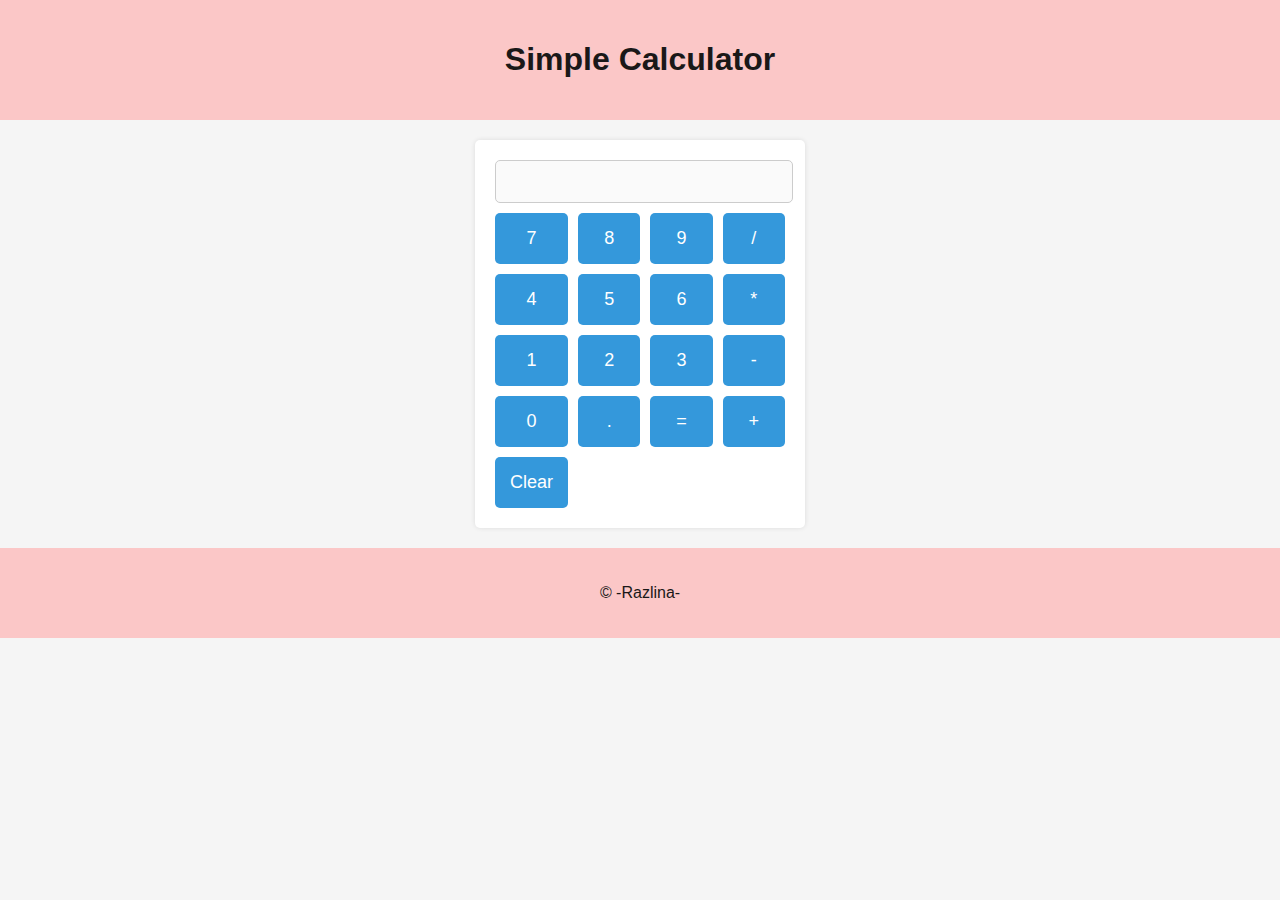
<file: Task 1/index.html>
<!DOCTYPE html>
<html lang="en">

<head>
    <meta charset="UTF-8">
    <meta name="viewport" content="width=device-width, initial-scale=1.0">
    <title>Simple Calculator</title>
    <link rel="stylesheet" href="style.css">
</head>

<body>
    <header>
        <h1><b>Simple Calculator</b></h1>
    </header>

    <div class="calculator-container">
        <div class="calculator">
            <input type="text" class="result" disabled>
            <!--or
            
             <input type="text" class="result" disabled>
            -->
            <div class="buttons">
                <button class="btn" onclick="appendToResult('7')">7</button>
                <button class="btn" onclick="appendToResult('8')">8</button>
                <button class="btn" onclick="appendToResult('9')">9</button>
                <button class="btn" onclick="appendToResult('/')">/</button>
                <button class="btn" onclick="appendToResult('4')">4</button>
                <button class="btn" onclick="appendToResult('5')">5</button>
                <button class="btn" onclick="appendToResult('6')">6</button>
                <button class="btn" onclick="appendToResult('*')">*</button>
                <button class="btn" onclick="appendToResult('1')">1</button>
                <button class="btn" onclick="appendToResult('2')">2</button>
                <button class="btn" onclick="appendToResult('3')">3</button>
                <button class="btn" onclick="appendToResult('-')">-</button>
                <button class="btn" onclick="appendToResult('0')">0</button>
                <button class="btn" onclick="appendToResult('.')">.</button>
                <button class="btn" onclick="calculateResult()">=</button>
                <button class="btn" onclick="appendToResult('+')">+</button>
                <button class="btn" onclick="clearResult()">Clear</button>
            </div>
        </div>
    </div>

    <footer>
        <p>&copy; -Razlina- </p>
    </footer>

    <script src="script.js"></script>
</body>

</html>
</file>
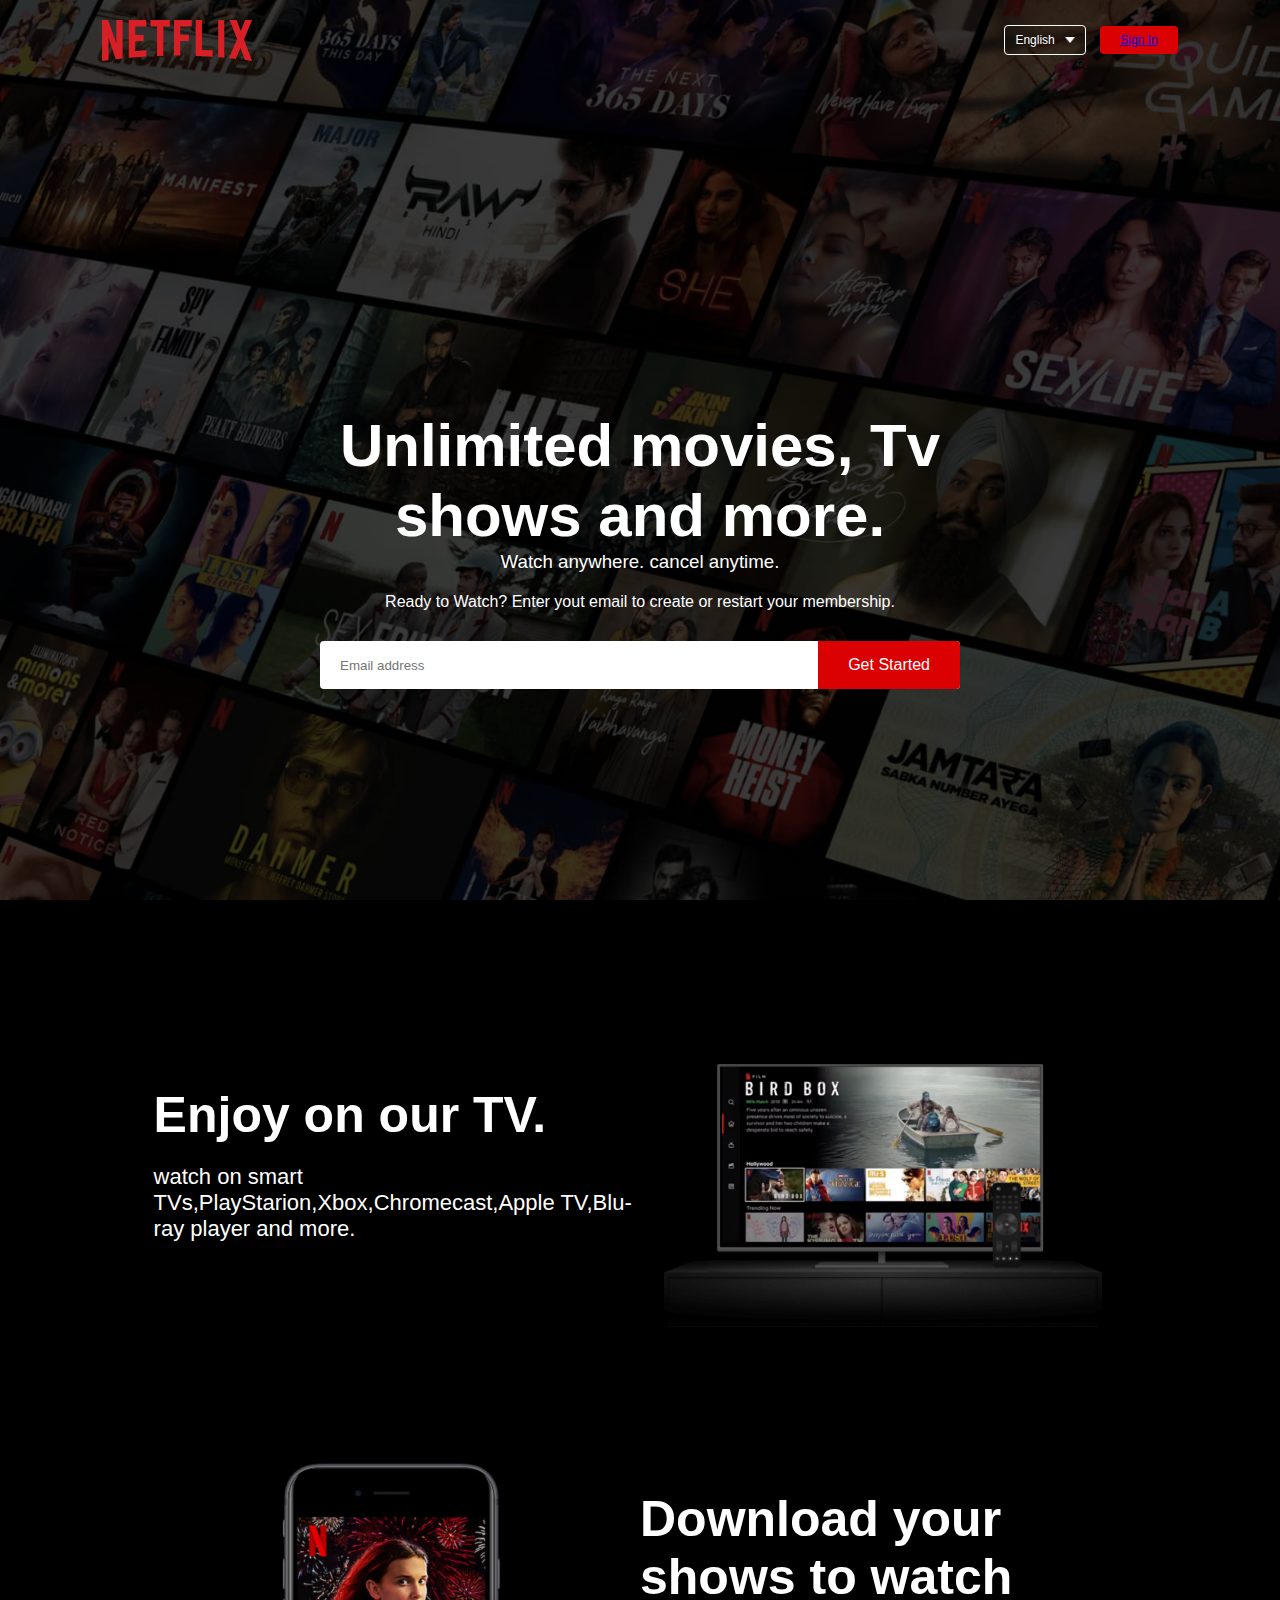
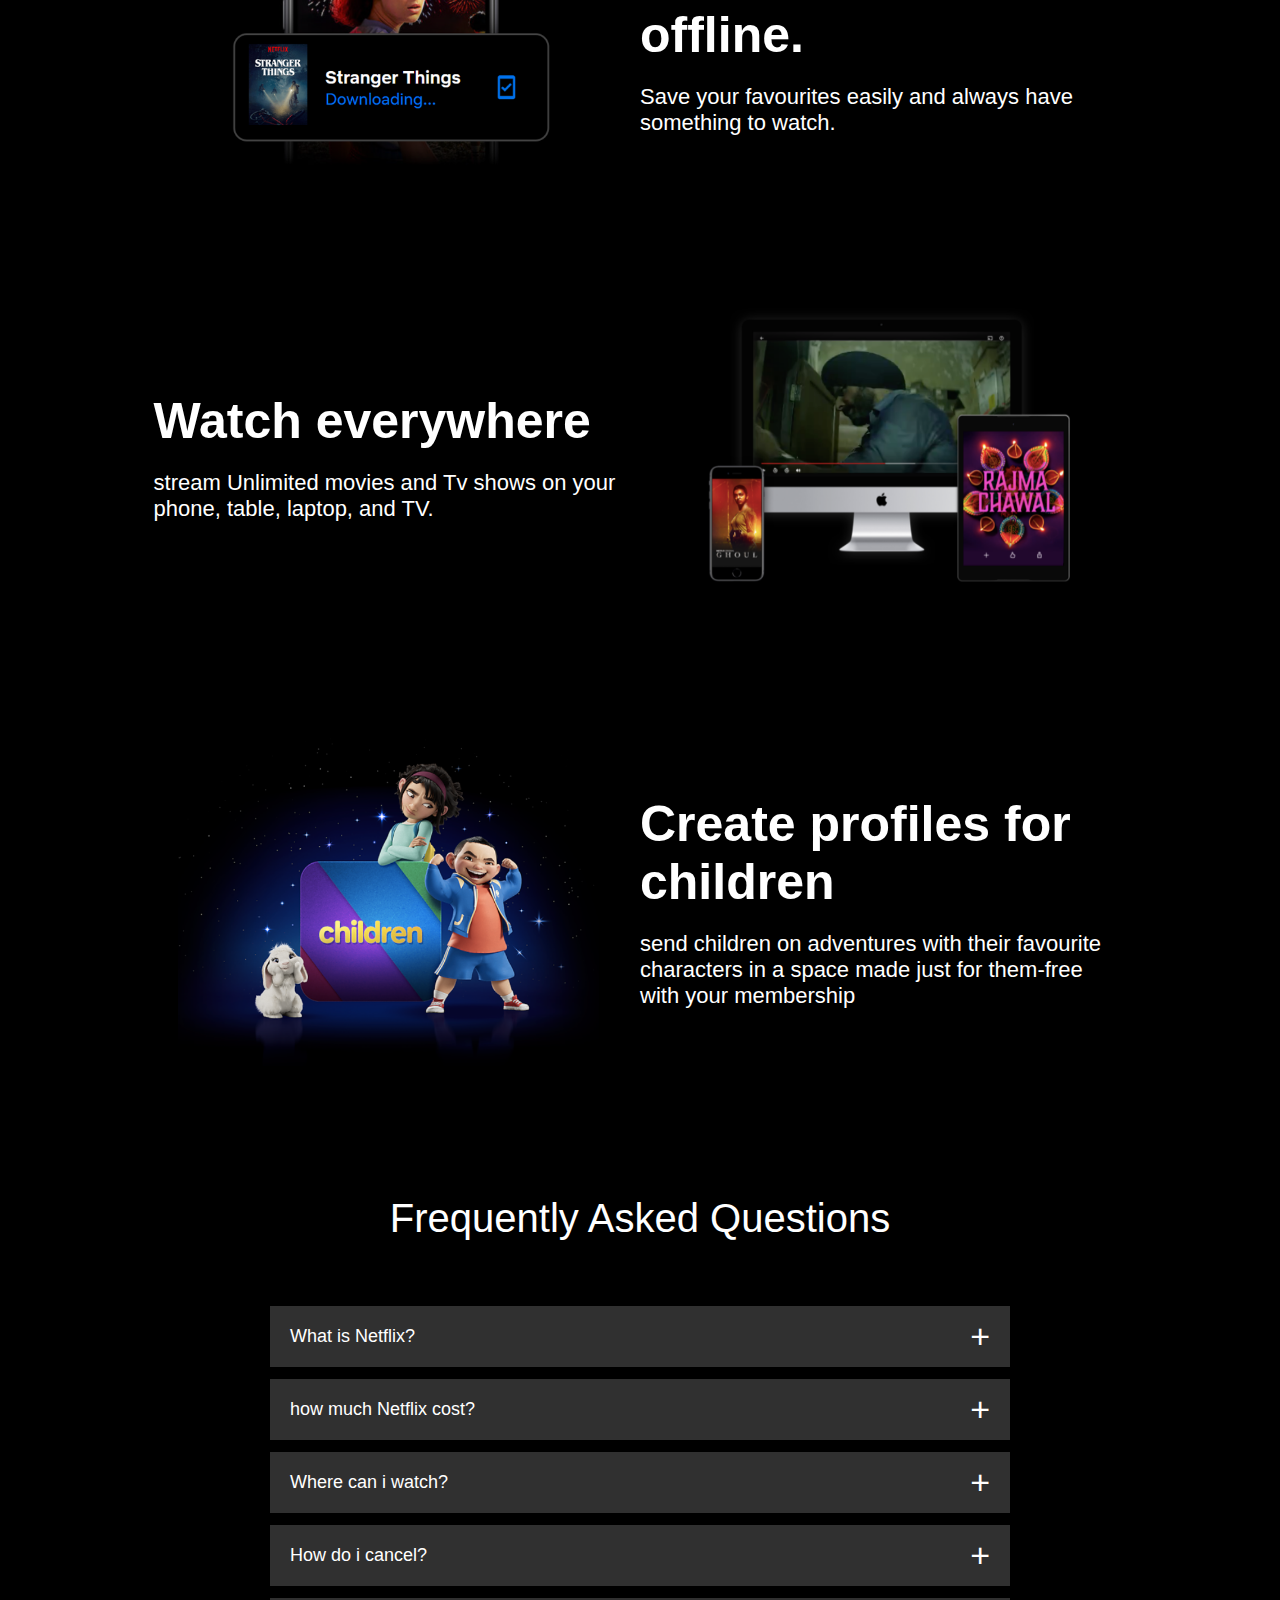
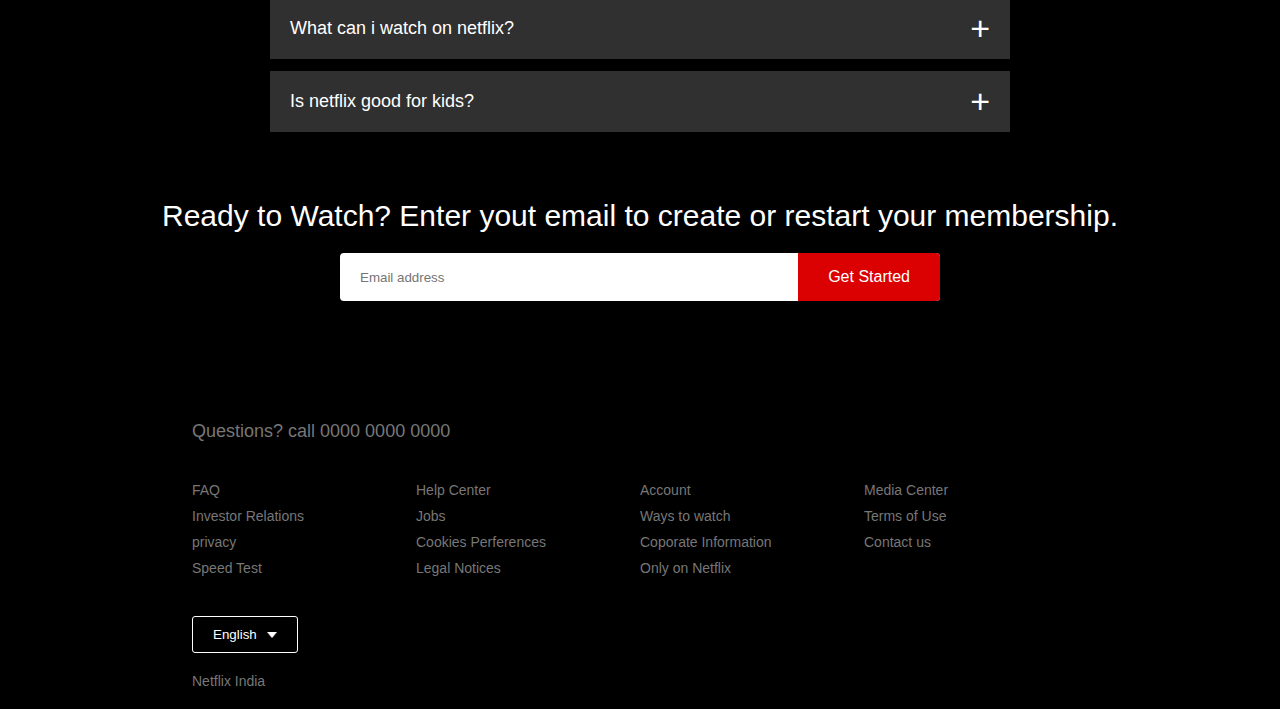
<file: Task 2/index.html>
<!DOCTYPE html>
<html lang="en">

<head>
    <meta charset="UTF-8">
    <meta name="viewport" content="width=device-width, initial-scale=1.0">
    <title>netflix website clone</title>
    <link rel="stylesheet" href="style.css">
</head>

<body>
    <div class="header">
        <nav>
            <img src="logo.png" class="logo">
            <div>
                <button class="lan">English <img src="down-icon.png" alt=""></button>
                <button class="sign"><a href="signin.html">Sign In</a></button>
            </div>
        </nav>
        <div class="header-content">
            <h1>Unlimited movies, Tv shows and more.</h1>
            <h3>Watch anywhere. cancel anytime.</h3>
            <p>Ready to Watch? Enter yout email to create or restart your membership.</p>
            <form class="email-signup">
                <input type="email" placeholder="Email address" required>
                <button type="submit">Get Started</button>
            </form>
        </div>
    </div>

    <div class="feature">
        <div class="row">
            <div class="text-col">
                <h2>Enjoy on our TV.</h2>
                <p>watch on smart TVs,PlayStarion,Xbox,Chromecast,Apple TV,Blu-ray player and more.</p>
            </div>
            <div class="img-col">
                <img src="feature-1.png" alt="">
            </div>
        </div>

        <div class="row">
            <div class="img-col">
                <img src="feature-2.png" alt="">
            </div>
            <div class="text-col">
                <h2>Download your shows to watch offline.</h2>
                <p>Save your favourites easily and always have something to watch.</p>
            </div>
        </div>

        <div class="row">
            <div class="text-col">
                <h2>Watch everywhere</h2>
                <p>stream Unlimited movies and Tv shows on your phone, table, laptop, and TV.</p>
            </div>
            <div class="img-col">
                <img src="feature-3.png" alt="">
            </div>
        </div>

        <div class="row">
            <div class="img-col">
                <img src="feature-4.png" alt="">
            </div>
            <div class="text-col">
                <h2>Create profiles for children</h2>
                <p>send children on adventures with their favourite characters in a space made just for them-free with
                    your membership</p>
            </div>
        </div>
    </div>

    <div class="faq">
        <h2>
            Frequently Asked Questions
        </h2>
        <ul class="accodion">
            <li>
                <input type="radio" name="accodion" id="first">
                <label for="first">What is Netflix?</label>
                <div class="content">
                    <p>Netflix is a subscription-based streaming service that allows our members to watch TV shows and
                        movies on an
                        internet-connected device.Depending on your plan, you can also download TV shows and movies to
                        your iOS, Android,
                        or Windows 10 device and watch without an internet connection.If you're already a member and
                        would like to learn more
                        about using Netflix, visit Getting started with Netflix.
                    </p>
                </div>
            </li>
            <li>
                <input type="radio" name="accodion" id="second">
                <label for="second">how much Netflix cost?</label>
                <div class="content">
                    <p>Netflix is a subscription-based streaming service that allows our members to watch TV shows and
                        movies on an
                        internet-connected device.Depending on your plan, you can also download TV shows and movies to
                        your iOS, Android,
                        or Windows 10 device and watch without an internet connection.If you're already a member and
                        would like to learn more
                        about using Netflix, visit Getting started with Netflix.
                    </p>
                </div>
            </li>
            <li>
                <input type="radio" name="accodion" id="third">
                <label for="third">Where can i watch?</label>
                <div class="content">
                    <p>Netflix is a subscription-based streaming service that allows our members to watch TV shows and
                        movies on an
                        internet-connected device.Depending on your plan, you can also download TV shows and movies to
                        your iOS, Android,
                        or Windows 10 device and watch without an internet connection.If you're already a member and
                        would like to learn more
                        about using Netflix, visit Getting started with Netflix.
                    </p>
                </div>
            </li>
            <li>
                <input type="radio" name="accodion" id="fourth">
                <label for="fourth">How do i cancel?</label>
                <div class="content">
                    <p>Netflix is a subscription-based streaming service that allows our members to watch TV shows and
                        movies on an
                        internet-connected device.Depending on your plan, you can also download TV shows and movies to
                        your iOS, Android,
                        or Windows 10 device and watch without an internet connection.If you're already a member and
                        would like to learn more
                        about using Netflix, visit Getting started with Netflix.
                    </p>
                </div>
            </li>
            <li>
                <input type="radio" name="accodion" id="fifth">
                <label for="fifth">What can i watch on netflix?</label>
                <div class="content">
                    <p>Netflix is a subscription-based streaming service that allows our members to watch TV shows and
                        movies on an
                        internet-connected device.Depending on your plan, you can also download TV shows and movies to
                        your iOS, Android,
                        or Windows 10 device and watch without an internet connection.If you're already a member and
                        would like to learn more
                        about using Netflix, visit Getting started with Netflix.
                    </p>
                </div>
            </li>
            <li>
                <input type="radio" name="accodion" id="sixth">
                <label for="sixth">Is netflix good for kids?</label>
                <div class="content">
                    <p>Netflix is a subscription-based streaming service that allows our members to watch TV shows and
                        movies on an
                        internet-connected device.Depending on your plan, you can also download TV shows and movies to
                        your iOS, Android,
                        or Windows 10 device and watch without an internet connection.If you're already a member and
                        would like to learn more
                        about using Netflix, visit Getting started with Netflix.
                    </p>
                </div>
            </li>
        </ul>
        <small>Ready to Watch? Enter yout email to create or restart your membership.</small>
        <form class="email-signup">
            <input type="email" placeholder="Email address" required>
            <button type="submit">Get Started</button>
        </form>
    </div>
    <div class="footer">
        <h2>Questions? call 0000 0000 0000</h2>
        <div class="row">
            <div class="col">
                <a href="#">FAQ</a>
                <a href="#">Investor Relations</a>
                <a href="#">privacy</a>
                <a href="#">Speed Test</a>
            </div>
            <div class="col">
                <a href="#">Help Center</a>
                <a href="#">Jobs</a>
                <a href="#">Cookies Perferences</a>
                <a href="#">Legal Notices</a>
            </div>
            <div class="col">
                <a href="#">Account</a>
                <a href="#">Ways to watch</a>
                <a href="#">Coporate Information</a>
                <a href="#">Only on Netflix</a>
            </div>
            <div class="col">
                <a href="#">Media Center</a>
                <a href="#">Terms of Use</a>
                <a href="#">Contact us</a>
            </div>
        </div>
        <button class="lan">English <img src="down-icon.png" alt=""></button>
        <p class="cp-text">Netflix India</p>
    </div>
</body>

</html>
</file>
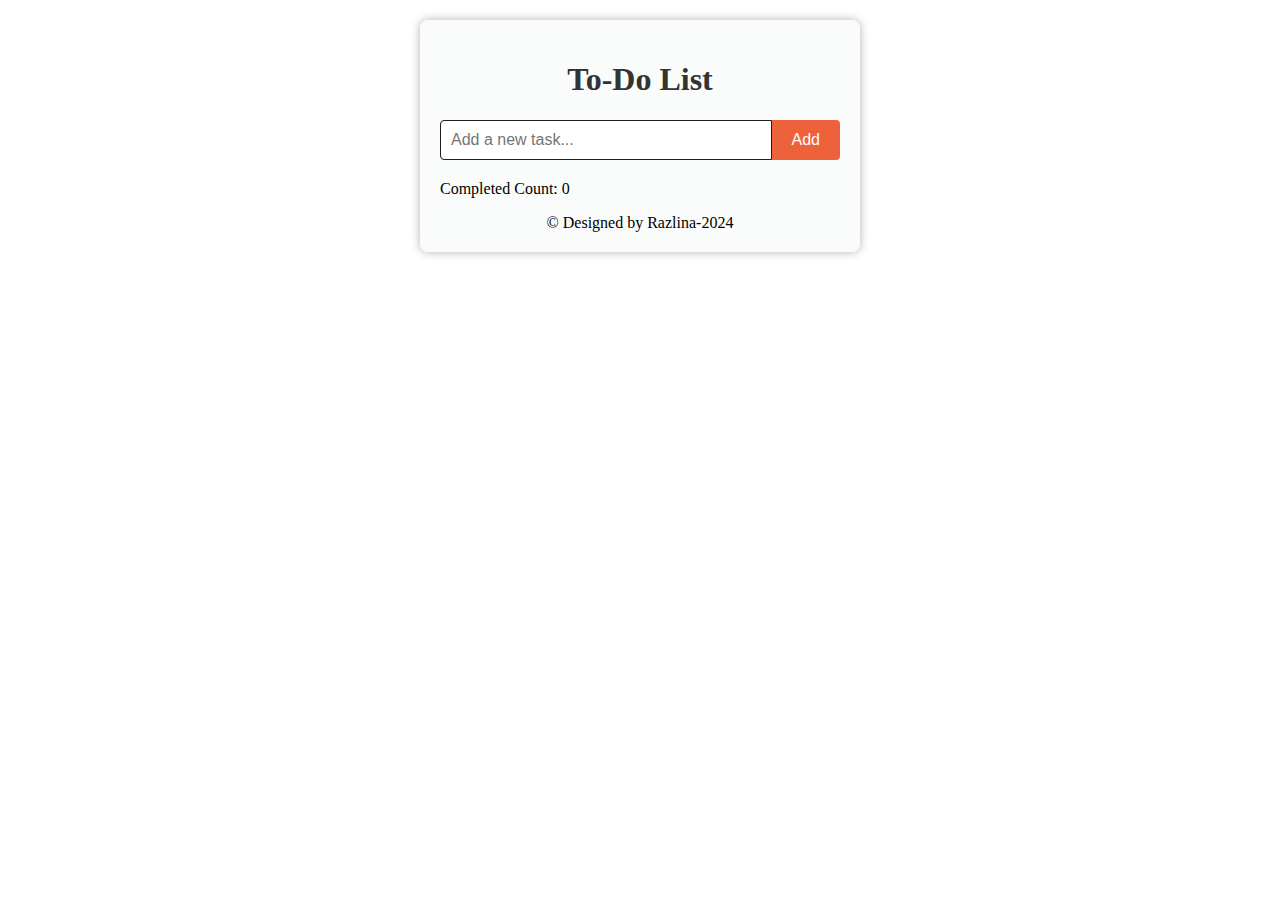
<file: Task 3/index.html>
<!DOCTYPE html>
<html lang="en">

<head>
    <meta charset="UTF-8">
    <meta name="viewport" content="width=device-width, initial-scale=1.0">
    <title>To-Do List</title>
    <link rel="stylesheet" href="styles.css">
</head>

<body>
    <div class="app">
        <h1>To-Do List</h1>
        <div class="input-container">
            <input type="text" id="todoInput" placeholder="Add a new task...">
            <button id="addButton">Add</button>
        </div>
        <ul id="todoList" class="todo-list"></ul>
        <p id="completedCount">Completed Count: 0</p>
        <div class="footer">
            &copy Designed by Razlina-2024
        </div>
    </div>
    <script src="script.js"></script>
    
</body>

</html>
</file>
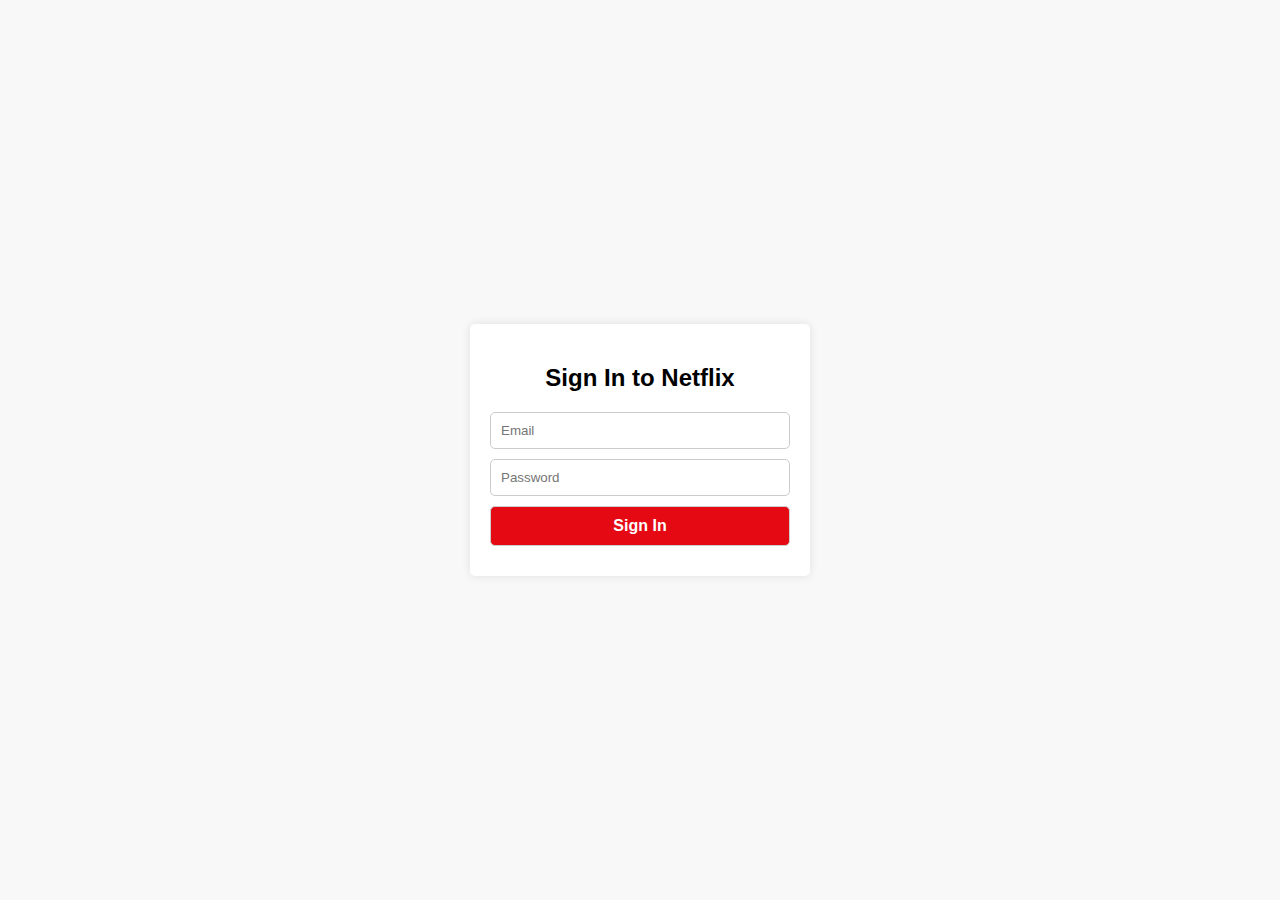
<file: Task 2/signin.html>
<!DOCTYPE html>
<html lang="en">

<head>
    <meta charset="UTF-8">
    <meta name="viewport" content="width=device-width, initial-scale=1.0">
    <title>Netflix Sign In</title>
    <link rel="stylesheet" href="styles.css">
</head>

<body>
    <div class="container">
        <form id="login-form">
            <h2>Sign In to Netflix</h2>
            <input type="email" id="email" placeholder="Email" required>
            <input type="password" id="password" placeholder="Password" required>
            <button type="submit">Sign In</button>
        </form>
    </div>

    <script src="script.js"></script>
</body>

</html>
</file>
<file: Task 1/style.css>
body {
    font-family: Arial, sans-serif;
    background-color: #f5f5f5;
    margin: 0;
    padding: 0;
}

header {
    background-color: #fbc7c7;
    color: #1a1818;
    text-align: center;
    padding: 20px 0;
}

footer {
    background-color:#fbc7c7;
    color: #1a1818;
    text-align: center;
    padding: 20px 0;
}

.calculator-container {
    width: 330px;
    margin: 20px auto;
    background-color: #fff;
    border-radius: 5px;
    box-shadow: 0 0 5px rgba(0, 0, 0, 0.1);
}

.calculator {
    padding: 20px;
}

.result {
    width: 95%;
    margin-bottom: 10px;
    padding: 10px;
    font-size: 18px;
    border: 1px solid #ccc;
    border-radius: 5px;
}

.buttons {
    display: grid;
    grid-template-columns: repeat(4, 1fr);
    gap: 10px;
}

.btn {
    width: 100%;
    padding: 15px;
    font-size: 18px;
    border: none;
    background-color: #3498db;
    color: #fff;
    cursor: pointer;
    border-radius: 5px;
}

.btn:hover {
    background-color: #2980b9;
}

.btn:active {
    transform: scale(0.95);
}

.btn.clear {
    background-color: #e74c3c;
}

.btn.clear:hover {
    background-color: #c0392b;
}
</file>
<file: Task 2/style.css>
*
{
    margin:0;
    padding:0;
    font-family: 'poppins',sans-serif;
    box-sizing: border-box;
}

body
{
    background:#000;
    color:#fff;
}

.header
{
    width: 100%;
    height:100vh;
    background-image: linear-gradient(rgba(0,0,0,0.7),rgba(0,0,0,0.7)),url(header-image.png);
    background-size: cover;
    background-position: center;
    padding:10px 8%;
    position: relative;;
}

nav
{
    display: flex;
    align-items: center;
    justify-content: space-between;
    padding: 10px 0;
}

.logo
{
    width: 150px;
    cursor: pointer;
}

nav button
{
    color:#fff;
    border: 0;
    outline: 0;
    background: #db0001;
    color: #fff;
    padding: 7px 20px;
    font-size: 12px;
    border-radius: 4px;
    margin-left: 10px;
    cursor: pointer;
}

.lan
{
    display: inline-flex;
    align-items: center;
    background:transparent;
    border: 1px solid #fff;
    padding: 7px 10px;
}

.lan img
{
    width: 10px;
    margin-left: 10px;
}

.header-content
{
    position: absolute;
    top:50%;
    left: 50%;
    transform:translate(-50%,-50%);
    text-align: center;
    margin-top: 100px;
}

.header-content h1
{
    font-size:60px;
    line-height: 70px;
    font-weight: 600;
    max-width: 650px;
}
.header-content h3
{
    font-weight: 400;
    margin-bottom: 20px;

}

.email-signup
{
    background: #fff;
    border-radius: 4px;
    display:flex;
    align-items: center;
    margin-top: 30px;
    overflow: hidden;
}

.email-signup input
{
    flex:1;
    border: 0;
    outline: 0;
    margin-left: 20px;
}
.email-signup button
{
    background: #db0001;
    border: 0;
    outline: 0;
    color: #fff;
    font-size: 16px;
    cursor: pointer;
    padding: 15px 30px;
}
/*-- features --*/
.feature
{
    padding: 50px 12%;
    font-size: 22px;
}

.row
{
    display: flex;
    width:100%;
    align-items: center;
    flex-wrap: wrap;
    padding: 50px 0;
}

.text-col
{
    flex-basis: 50%;
    margin-bottom: 20px;
}

.img-col
{
    flex-basis: 50%;
    margin-bottom: 20px;
}

.img-col img
{
    display: block;
    width: 90%;
    margin: auto;
}

.feature h2
{
    font-size: 50px ;
    font-weight: 600;
    margin-bottom: 20px;
}


/*----faq----*/

.faq
{
    padding: 10px 12%;
    text-align: center;
    font-size:18px;
}

.faq h2
{
    font-weight: 500;
    font-size: 40px;
}


.accodion
{
    margin: 60px auto;
    width:100%;
    max-width: 750px;
}

.accodion li
{
    list-style: none;
    width:100%;
    padding:5px;
}

.accodion li label
{
    display: flex;
    align-items: center;
    padding: 20px;
    font-size: 18px;
    font-weight: 500;
    background: #303030;
    margin-bottom: 2px;
    cursor:pointer;
    position:relative;
}

label::after
{
    content: '+';
    font-size: 34px;
    position:absolute;
    right: 20px;
    transition: transform 0.5s;
}


input[type="radio"]
{
    display: none;
}

.accodion .content
{
    background: #303030;
    text-align: left;
    padding: 0 20px;
    max-height: 0;
    overflow: hidden;
    transition: max-height 0.5s ,padding 0.5s;
}

.accodion input[type="radio"]:checked +label+.content
{
    max-height: 600px;
    padding: 30px 20px;
}

.accodion input[type="radio"]:checked +label::after
{
    transform: rotate(135deg);
}

.faq .email-signup
{
    max-width: 600px;
    margin: 20px auto 60px;
}

.faq small
{
    font-size: 30px;
}

.footer
{
    padding: 50px 15% 10px;
    border-top: 60x solid #333;
    color: #777;
}

.footer h2
{
    font-size: 18px;
    font-weight: 400;
    margin-bottom: 30px;
}

.footer .col
{
    flex-basis:25%;
    flex-grow:1;
    margin-bottom:20px;
}

.footer .col a
{
    display: block;
    text-decoration: none;
    color:#777;
    font-size: 14px;
    margin-bottom: 10px;
}

.footer .row
{
    align-items: flex-start;
    padding: 10px 0;
}

.footer .lan
{
    color: #fff;
    padding: 10px 20px;
    border-radius: 3px;
}

.cp-text
{
    font-size: 14px;
    margin-top: 20px;
    margin-bottom: 10px;
}


/*------media quries-------*/

@media only screen and (max-width:600px)
{
    .logo
    {
        width: 100px;
    }
    nav button
    {
        padding:5px 10px;
    }
    nav .lan
    {
        padding: 4px 8px ;
    }
    .header-content
    {
        position:unset;
        transform:none;
        padding-top:150px;
    }
    .header-content h1
    {
        font-size:30px;
    }
    .email-signup button
    {
        font-size: 12px;
        padding:10px 15px;
    }
    .text-col ,.image-col
    {
        flex-basis:100%;
    }
    .feature h2
    {
        font-size:30px;
    }
    .feature p
    {
        font-size:15px;
    }
    .row:nth-child(2),.row:nth-child(4)
    {
        flex-direction: column-reverse;
    }
    .feature .row
    {
        padding: 10px 0;
    }
    .faq h2
    {
        font-size:20px;
    }
    .accodion .content
    {
        font-size: 14px;
    }
    .accodion li lable
    {
        padding:10px;
        font-size: 14px;
    }
    label::after
    {
        font-size: 22px;
    }
}
</file>
<file: Task 3/styles.css>
body {
    font-family:cursive;
    margin: 0;
    padding: 0;
}

.app {
    max-width: 400px;
    margin: 20px auto;
    padding: 20px;
    background-color: rgb(250, 252, 252);
    border-radius: 8px;
    box-shadow: 0 0 10px rgba(0, 0, 0, 0.3);
}

h1 {
    text-align: center;
    color: #333;
}

.input-container {
    display: flex;
    margin-bottom: 20px;
}

input[type='text'] {
    flex: 1;
    padding: 10px;
    border: 1px solid #211b1b;
    border-radius: 4px 0 0 4px;
    font-size: 16px;
    outline: none;
}

button {
    padding: 10px 20px;
    background-color: #ee623b;
    color: #fff;
    border: none;
    border-radius: 0 4px 4px 0;
    cursor: pointer;
    font-size: 16px;
    transition: background-color 0.3s;
}

button:hover {
    background-color: #0056b3;
}

.todo-list {
    list-style: none;
    padding: 0;
}

li {
    display: flex;
    align-items: center;
    justify-content: space-between;
    padding: 20px;
    border-bottom: 1px solid #ccc;
}

.completed {
    background-color: #f0f0f0;
}

.completed .completed-text {
    text-decoration: line-through;
}

li:last-child {
    border-bottom: none;
}

li button {
    margin-right: 10px;
}
.footer{
    text-align: center;
}
</file>
<file: Task 2/styles.css>
body {
    font-family: Arial, sans-serif;
    background-color: #f8f8f8;
    margin: 0;
    padding: 0;
    display: flex;
    justify-content: center;
    align-items: center;
    height: 100vh;
}

.container {
    background-color: #fff;
    border-radius: 5px;
    box-shadow: 0 0 10px rgba(0, 0, 0, 0.1);
    padding: 20px;
}

form {
    max-width: 300px;
    margin: 0 auto;
}

h2 {
    text-align: center;
}

input[type="email"],
input[type="password"],
button {
    width: 100%;
    padding: 10px;
    margin-bottom: 10px;
    border: 1px solid #ccc;
    border-radius: 5px;
    box-sizing: border-box;
}

button {
    background-color: #e50914;
    color: #fff;
    font-size: 16px;
    font-weight: bold;
    cursor: pointer;
}

button:hover {
    background-color: #d10813;
}
</file>
